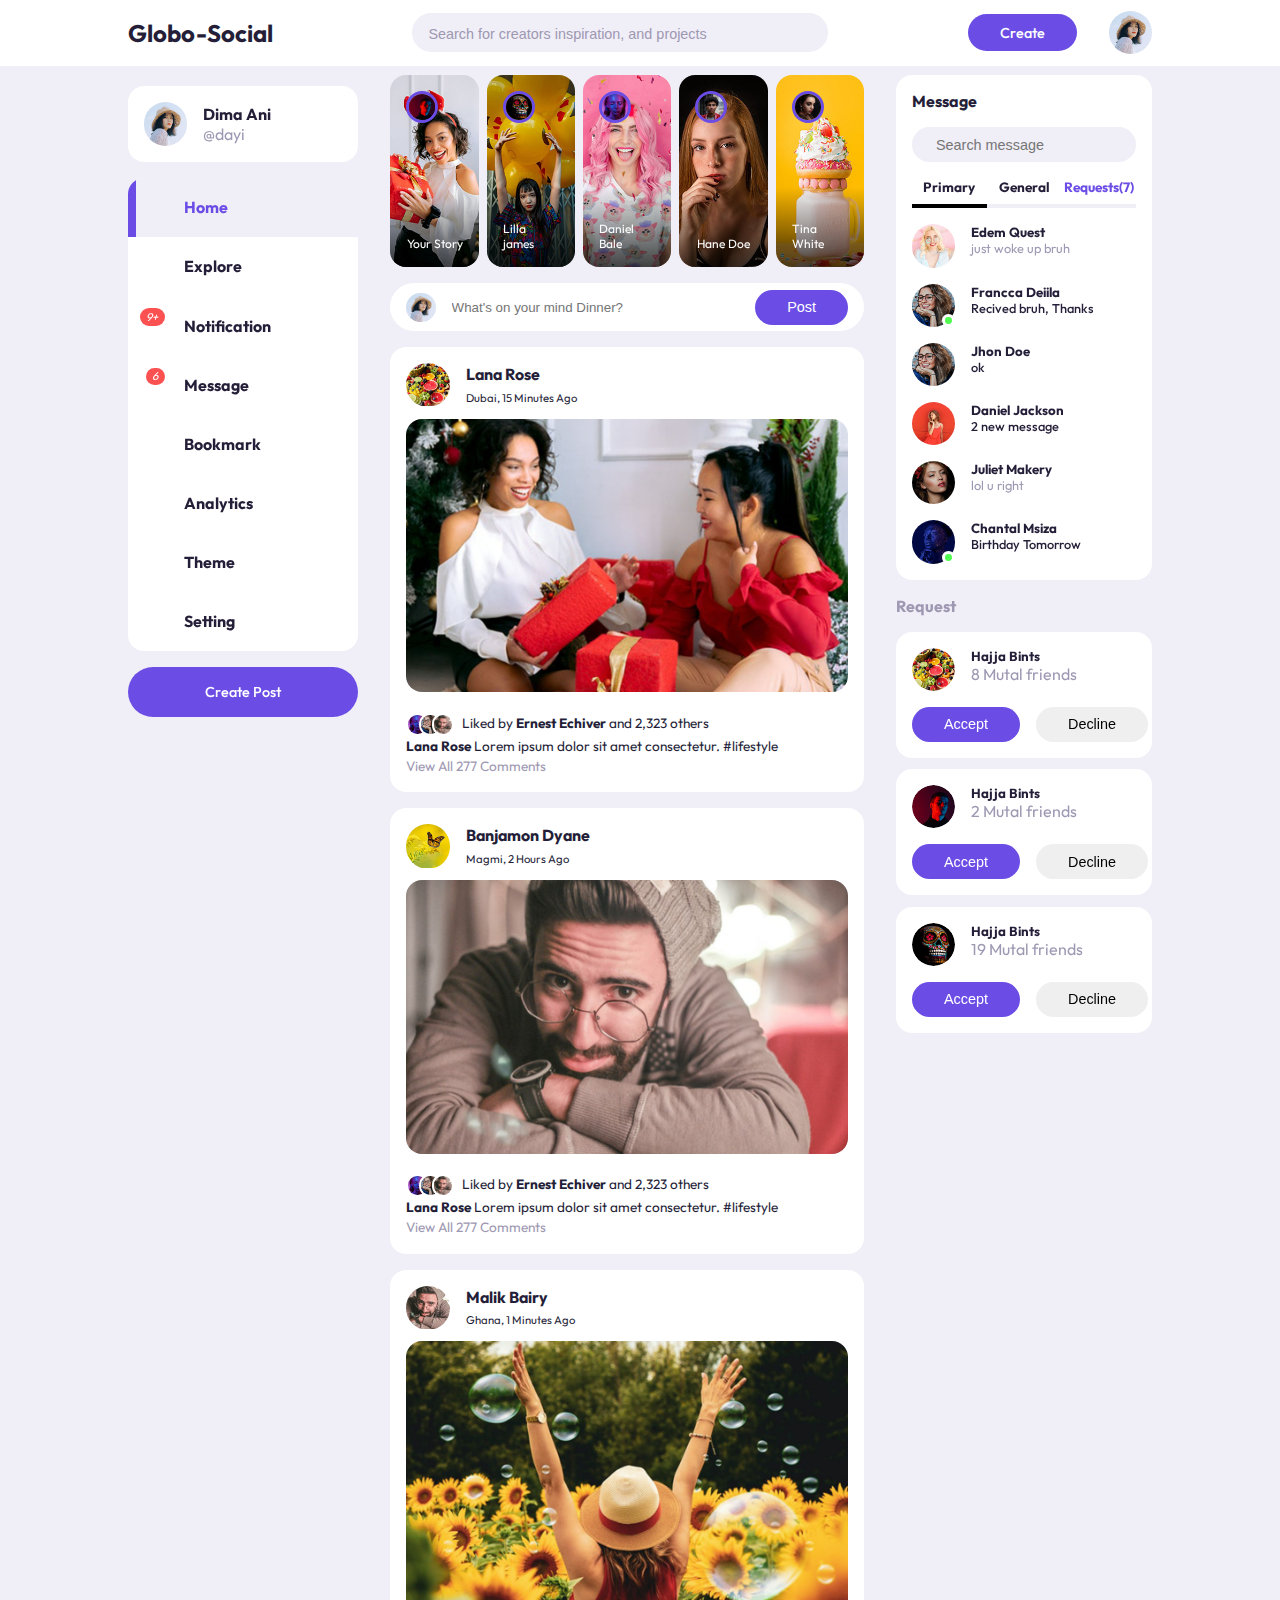
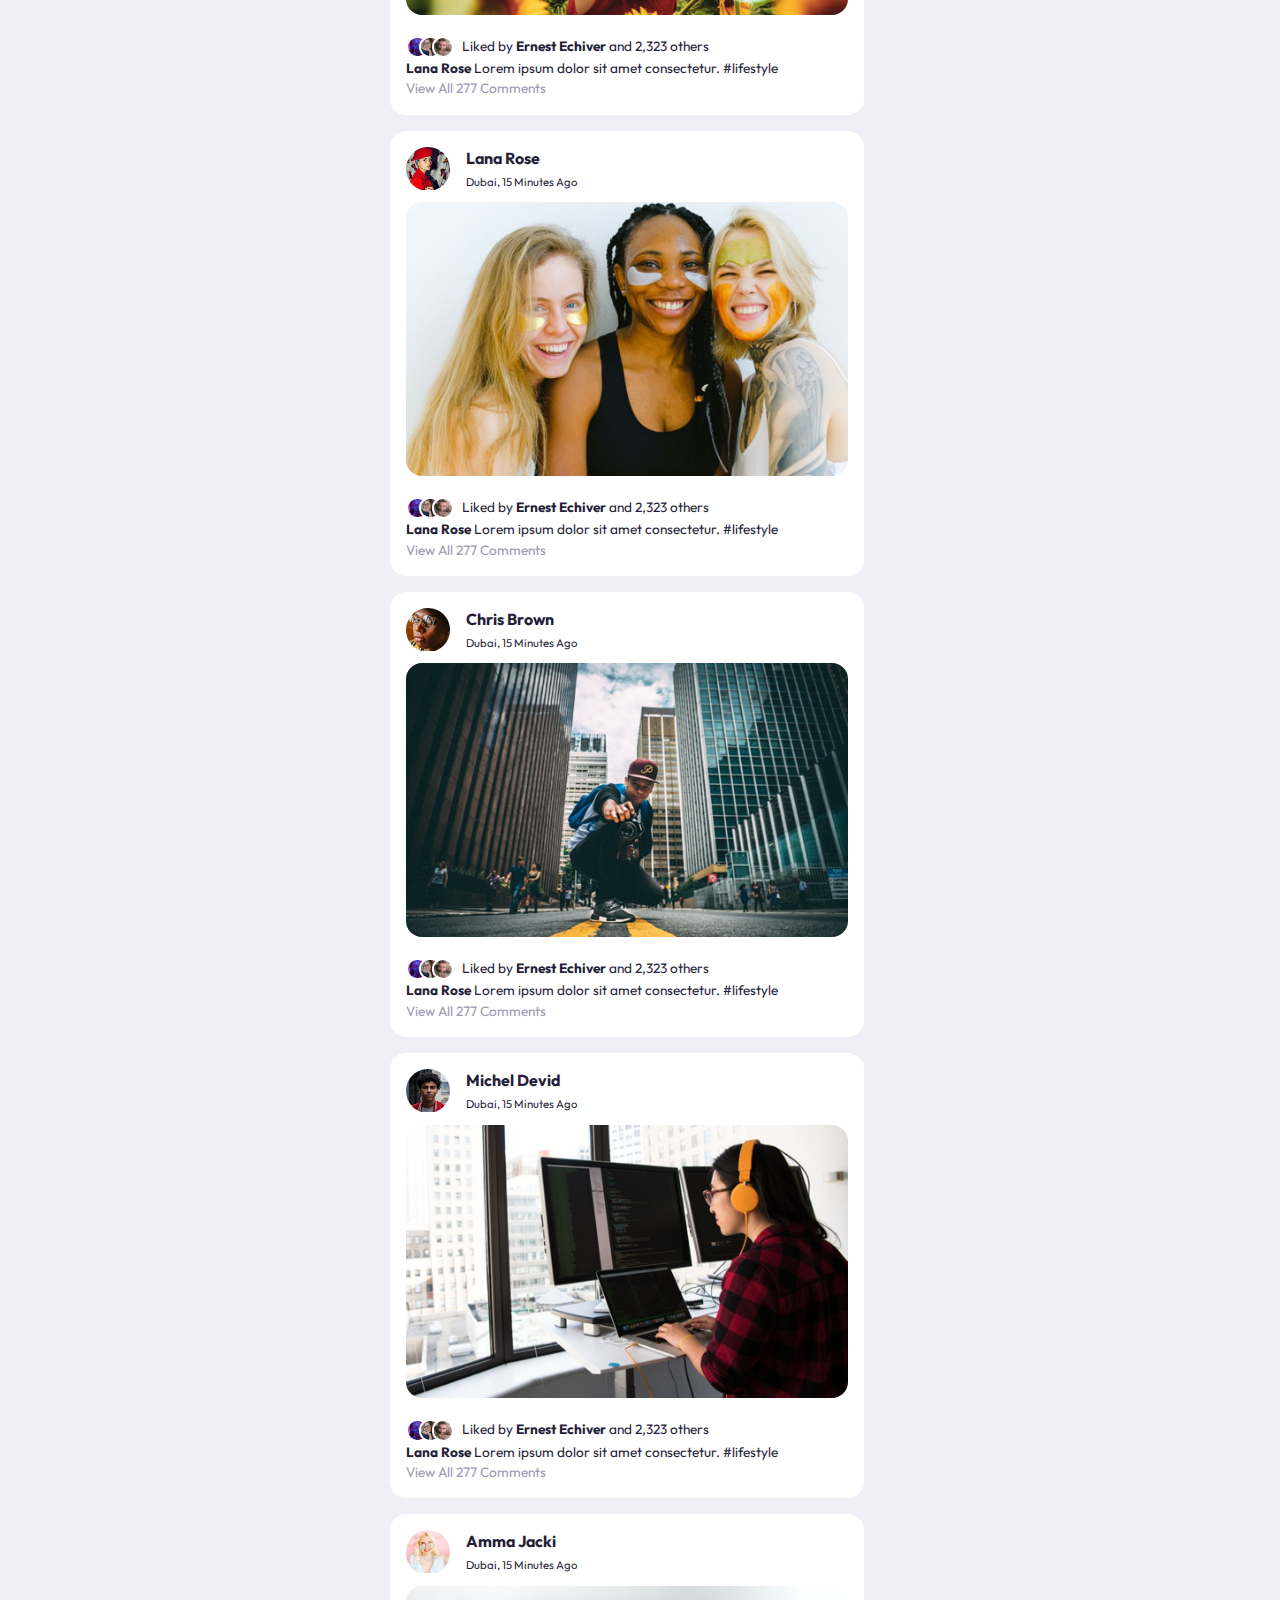
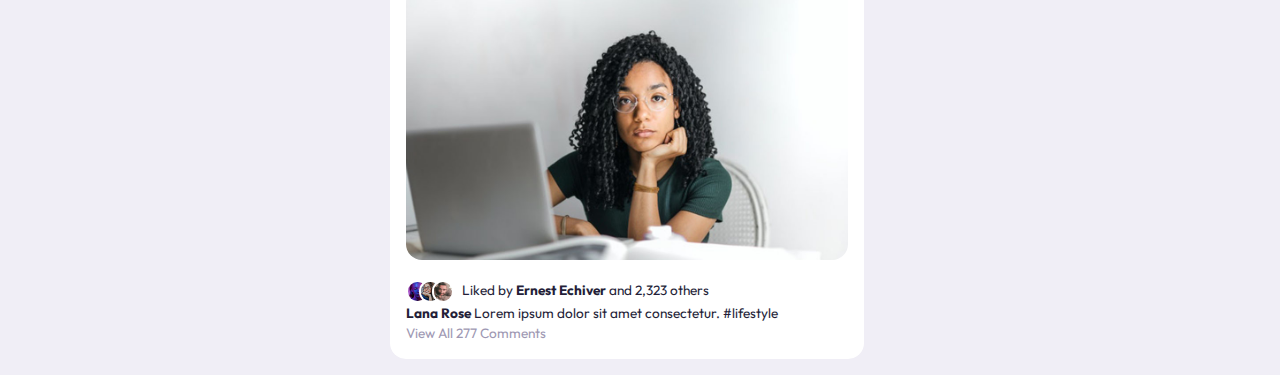
<file: index.html>
<!DOCTYPE html>
<html lang="en">

<head>
    <meta charset="UTF-8">
    <meta name="viewport" content="width=device-width, initial-scale=1.0">
    <title>Social Media Website</title>

    <!-- unicons -->
    <link rel="stylesheet" href="https://unicons.iconscout.com/release/v2.1.6/css/unicons.css">

    <!-- cdn link-->
    <link rel="stylesheet" href="https://cdnjs.cloudflare.com/ajax/libs/font-awesome/6.6.0/css/all.min.css"
        integrity="sha512-Kc323vGBEqzTmouAECnVceyQqyqdsSiqLQISBL29aUW4U/M7pSPA/gEUZQqv1cwx4OnYxTxve5UMg5GT6L4JJg=="
        crossorigin="anonymous" referrerpolicy="no-referrer" />

    <!-- stylesheet -->
    <link rel="stylesheet" href="style.css">
</head>

<body>

    <!--=============== navbar ===================-->
    <nav>
        <div class="container">
            <h2 class="logo">Globo-Social</h2>
            <div class="search-bar">
                <i class="fa-solid fa-magnifying-glass"></i>
                <input type="search" placeholder="Search for creators inspiration, and projects">
            </div>
            <div class="create">
                <label for="#" class="btn btn-primary">Create</label>
                <div class="profile-photo">
                    <img src="/images/profile-1.jpg" alt="">
                </div>
            </div>
        </div>
    </nav>

    <!-- ================== MAIN ================== -->
    <main>
        <div class="container">
            <!-- ************LEFT*************** -->
            <div class="left">
                <a class="profile">
                    <div class="profile-photo">
                        <img src="/images/profile-1.jpg" alt="">
                    </div>
                    <div class="handle">
                        <h4>Dima Ani</h4>
                        <p class="text-muted">
                            @dayi
                        </p>
                    </div>
                </a>
                <!-- ****SIDEBAR**** -->
                <div class="sidebar">
                    <a class="menu-item active">
                        <span><i class="fa-solid fa-house"></i></span>
                        <h3>Home</h3>
                    </a>
                    <a class="menu-item">
                        <span><i class="fa-solid fa-compass"></i></span>
                        <h3>Explore</h3>
                    </a>
                    <a class="menu-item" id="notifications">
                        <span><i class="fa-solid fa-bell"><small class="notification-count"> 9+ </small></i></span>
                        <h3>Notification</h3>
                        <!-- ======== NOTIFICATION POPUP Begin========= -->
                        <div class="notification-popup">
                            <div>
                                <div class="profile-photo">
                                    <img src="/images/profile-2.jpg" alt="">
                                </div>
                                <div class="notification-body">
                                    <b>Keke bajmain </b> aacepted your friend request
                                    <small class="text-muted">2 DAYS AGO</small>
                                </div>
                            </div>
                            <div>
                                <div class="profile-photo">
                                    <img src="/images/profile-3.jpg" alt="">
                                </div>
                                <div class="notification-body">
                                    <b>Jhon Doe</b> Commented your post
                                    <small class="text-muted">1 HOUR AGO</small>
                                </div>
                            </div>
                            <div>
                                <div class="profile-photo">
                                    <img src="/images/profile-4.jpg" alt="">
                                </div>
                                <div class="notification-body">
                                    <b>Marry Oppong </b> liked your post <small class="text-muted">4 MINUTS AGO</small>
                                </div>
                            </div>
                            <div>
                                <div class="profile-photo">
                                    <img src="/images/profile-5.jpg" alt="">
                                </div>
                                <div class="notification-body">
                                    <b>Dories Y. Lartey </b> commnented on a post you are tagged in
                                    <small class="text-muted">2 DAYS AGO</small>
                                </div>
                            </div>
                            <div>
                                <div class="profile-photo">
                                    <img src="/images/profile-6.jpg" alt="">
                                </div>
                                <div class="notification-body">
                                    <b>Donald Trump </b> commnented on a post you are tagged in
                                    <small class="text-muted">1 HOUR AGO</small>
                                </div>
                            </div>
                            <div>
                                <div class="profile-photo">
                                    <img src="/images/profile-7.jpg" alt="">
                                </div>
                                <div class="notification-body">
                                    <b>Jane Doe </b> commnented on a post
                                    <small class="text-muted">1 HOUR AGO</small>
                                </div>
                            </div>
                        </div>
                        <!-- ======== NOTIFICATION POPUP End========= -->
                    </a>
                    <a class="menu-item" id="messages-notification">
                        <span><i class="fa-solid fa-message"><small class="notification-count"> 6 </small></i></span>
                        <h3>Message</h3>
                    </a>
                    <a class="menu-item">
                        <span><i class="fa-solid fa-bookmark"></i></span>
                        <h3>Bookmark</h3>
                    </a>
                    <a class="menu-item">
                        <span><i class="fa-solid fa-chart-simple"></i></span>
                        <h3>Analytics</h3>
                    </a>
                    <a class="menu-item" id="theme">
                        <span><i class="fa-brands fa-patreon"></i></span>
                        <h3>Theme</h3>
                    </a>
                    <a class="menu-item">
                        <span><i class="fa-solid fa-gear"></i></span>
                        <h3>Setting</h3>
                    </a>
                </div>
                <!-- SIDEBAR END -->
                <label for="create-post" class="btn btn-primary">Create Post</label>
            </div>

            <!-- =========== MIDDLE ===============-->
            <div class="middle">
                <!-- ************ STORIES*********** -->
                <div class="stories">
                    <div class="story">
                        <div class="profile-photo">
                            <img src="/images/profile-8.jpg" alt="">
                        </div>
                        <p class="name">Your Story</p>
                    </div>
                    <div class="story">
                        <div class="profile-photo">
                            <img src="/images/profile-9.jpg" alt="">
                        </div>
                        <p class="name">Lilla james</p>
                    </div>
                    <div class="story">
                        <div class="profile-photo">
                            <img src="/images/profile-10.jpg" alt="">
                        </div>
                        <p class="name">Daniel Bale</p>
                    </div>
                    <div class="story">
                        <div class="profile-photo">
                            <img src="/images/profile-11.jpg" alt="">
                        </div>
                        <p class="name"> Hane Doe</p>
                    </div>
                    <div class="story">
                        <div class="profile-photo">
                            <img src="/images/profile-12.jpg" alt="">
                        </div>
                        <p class="name">Tina White</p>
                    </div>
                </div>
                <!-- ***** END OF STORIES ******* -->

                <form class="create-post">
                    <div class="profile-photo">
                        <img src="/images/profile-1.jpg" alt="">
                    </div>
                    <input type="text" placeholder="What's on your mind Dinner?" id="crate-post">
                    <input type="submit" value="Post" class="btn btn-primary">
                </form>

                <!-- ************* FEEDs************** -->
                <div class="feeds">

                    <!-- ************Feed-1************ -->
                    <div class="feed">
                        <div class="head">
                            <div class="user">
                                <div class="profile-photo">
                                    <img src="/images/profile-13.jpg" alt="">
                                </div>
                                <div class="ingo">
                                    <h3>Lana Rose</h3>
                                    <small>Dubai, 15 Minutes Ago</small>
                                </div>
                            </div>
                            <span class="edit"><i class="fa-solid fa-ellipsis"></i></span>
                        </div>

                        <div class="photo">
                            <img src="/images/feed-1.jpg" alt="">
                        </div>

                        <div class="action-buttons">
                            <div class="interaction-bttons">
                                <span>
                                    <i class="fa-regular fa-heart"></i>
                                </span>
                                <span>
                                    <i class="fa-regular fa-comment"></i>
                                </span>
                                <span>
                                    <i class="fa-regular fa-paper-plane"></i>
                                </span>
                            </div>
                            <div class="bookmark">
                                <span><i class="fa-regular fa-bookmark"></i></span>
                            </div>
                        </div>
                        <div class="liked-by">
                            <span>
                                <img src="/images/profile-10.jpg" alt="">
                            </span>
                            <span>
                                <img src="/images/profile-4.jpg" alt="">
                            </span>
                            <span>
                                <img src="/images/profile-15.jpg" alt="">
                            </span>
                            <p>Liked by <b>Ernest Echiver</b> and 2,323 others</p>
                        </div>
                        <div class="caption">
                            <p>
                                <b>Lana Rose </b> Lorem ipsum dolor sit amet consectetur.
                                <span class="harsh-tag">#lifestyle</span>
                            </p>
                        </div>
                        <div class="comment text-muted">
                            View All 277 Comments
                        </div>

                    </div>
                    <!-- *******End of Feed-1******* -->

                    <!-- ************Feed-2*********** -->
                    <div class="feed">
                        <div class="head">
                            <div class="user">
                                <div class="profile-photo">
                                    <img src="/images/profile-14.jpg" alt="">
                                </div>
                                <div class="ingo">
                                    <h3>Banjamon Dyane</h3>
                                    <small>Magmi, 2 Hours Ago</small>
                                </div>
                            </div>
                            <span class="edit"><i class="fa-solid fa-ellipsis"></i></span>
                        </div>

                        <div class="photo">
                            <img src="/images/feed-2.jpg" alt="">
                        </div>

                        <div class="action-buttons">
                            <div class="interaction-bttons">
                                <span>
                                    <i class="fa-regular fa-heart"></i>
                                </span>
                                <span>
                                    <i class="fa-regular fa-comment"></i>
                                </span>
                                <span>
                                    <i class="fa-regular fa-paper-plane"></i>
                                </span>
                            </div>
                            <div class="bookmark">
                                <span><i class="fa-regular fa-bookmark"></i></span>
                            </div>
                        </div>
                        <div class="liked-by">
                            <span>
                                <img src="/images/profile-10.jpg" alt="">
                            </span>
                            <span>
                                <img src="/images/profile-4.jpg" alt="">
                            </span>
                            <span>
                                <img src="/images/profile-15.jpg" alt="">
                            </span>
                            <p>Liked by <b>Ernest Echiver</b> and 2,323 others</p>
                        </div>
                        <div class="caption">
                            <p>
                                <b>Lana Rose </b> Lorem ipsum dolor sit amet consectetur.
                                <span class="harsh-tag">#lifestyle</span>
                            </p>
                        </div>
                        <div class="comment text-muted">
                            View All 277 Comments
                        </div>

                    </div>
                    <!-- ********end  of-2-->

                    <!-- *****feed-3 -->
                    <div class="feed">
                        <div class="head">
                            <div class="user">
                                <div class="profile-photo">
                                    <img src="/images/profile-15.jpg" alt="">
                                </div>
                                <div class="ingo">
                                    <h3>Malik Bairy</h3>
                                    <small>Ghana, 1 Minutes Ago</small>
                                </div>
                            </div>
                            <span class="edit"><i class="fa-solid fa-ellipsis"></i></span>
                        </div>

                        <div class="photo">
                            <img src="/images/feed-3.jpg" alt="">
                        </div>

                        <div class="action-buttons">
                            <div class="interaction-bttons">
                                <span>
                                    <i class="fa-regular fa-heart"></i>
                                </span>
                                <span>
                                    <i class="fa-regular fa-comment"></i>
                                </span>
                                <span>
                                    <i class="fa-regular fa-paper-plane"></i>
                                </span>
                            </div>
                            <div class="bookmark">
                                <span><i class="fa-regular fa-bookmark"></i></span>
                            </div>
                        </div>
                        <div class="liked-by">
                            <span>
                                <img src="/images/profile-10.jpg" alt="">
                            </span>
                            <span>
                                <img src="/images/profile-4.jpg" alt="">
                            </span>
                            <span>
                                <img src="/images/profile-15.jpg" alt="">
                            </span>
                            <p>Liked by <b>Ernest Echiver</b> and 2,323 others</p>
                        </div>
                        <div class="caption">
                            <p>
                                <b>Lana Rose </b> Lorem ipsum dolor sit amet consectetur.
                                <span class="harsh-tag">#lifestyle</span>
                            </p>
                        </div>
                        <div class="comment text-muted">
                            View All 277 Comments
                        </div>

                    </div>
                    <!-- *****end offeed-3 -->

                    <!-- ******feed-4*********-->
                    <div class="feed">
                        <div class="head">
                            <div class="user">
                                <div class="profile-photo">
                                    <img src="/images/profile-16.jpg" alt="">
                                </div>
                                <div class="ingo">
                                    <h3>Lana Rose</h3>
                                    <small>Dubai, 15 Minutes Ago</small>
                                </div>
                            </div>
                            <span class="edit"><i class="fa-solid fa-ellipsis"></i></span>
                        </div>

                        <div class="photo">
                            <img src="/images/feed-4.jpg" alt="">
                        </div>

                        <div class="action-buttons">
                            <div class="interaction-bttons">
                                <span>
                                    <i class="fa-regular fa-heart"></i>
                                </span>
                                <span>
                                    <i class="fa-regular fa-comment"></i>
                                </span>
                                <span>
                                    <i class="fa-regular fa-paper-plane"></i>
                                </span>
                            </div>
                            <div class="bookmark">
                                <span><i class="fa-regular fa-bookmark"></i></span>
                            </div>
                        </div>
                        <div class="liked-by">
                            <span>
                                <img src="/images/profile-10.jpg" alt="">
                            </span>
                            <span>
                                <img src="/images/profile-4.jpg" alt="">
                            </span>
                            <span>
                                <img src="/images/profile-15.jpg" alt="">
                            </span>
                            <p>Liked by <b>Ernest Echiver</b> and 2,323 others</p>
                        </div>
                        <div class="caption">
                            <p>
                                <b>Lana Rose </b> Lorem ipsum dolor sit amet consectetur.
                                <span class="harsh-tag">#lifestyle</span>
                            </p>
                        </div>
                        <div class="comment text-muted">
                            View All 277 Comments
                        </div>

                    </div>
                    <!-- **********End of feed-4******** -->

                    <!-- ******feed-5************ -->
                    <div class="feed">
                        <div class="head">
                            <div class="user">
                                <div class="profile-photo">
                                    <img src="/images/profile-18.jpg" alt="">
                                </div>
                                <div class="ingo">
                                    <h3>Chris Brown</h3>
                                    <small>Dubai, 15 Minutes Ago</small>
                                </div>
                            </div>
                            <span class="edit"><i class="fa-solid fa-ellipsis"></i></span>
                        </div>

                        <div class="photo">
                            <img src="/images/feed-5.jpg" alt="">
                        </div>

                        <div class="action-buttons">
                            <div class="interaction-bttons">
                                <span>
                                    <i class="fa-regular fa-heart"></i>
                                </span>
                                <span>
                                    <i class="fa-regular fa-comment"></i>
                                </span>
                                <span>
                                    <i class="fa-regular fa-paper-plane"></i>
                                </span>
                            </div>
                            <div class="bookmark">
                                <span><i class="fa-regular fa-bookmark"></i></span>
                            </div>
                        </div>
                        <div class="liked-by">
                            <span>
                                <img src="/images/profile-10.jpg" alt="">
                            </span>
                            <span>
                                <img src="/images/profile-4.jpg" alt="">
                            </span>
                            <span>
                                <img src="/images/profile-15.jpg" alt="">
                            </span>
                            <p>Liked by <b>Ernest Echiver</b> and 2,323 others</p>
                        </div>
                        <div class="caption">
                            <p>
                                <b>Lana Rose </b> Lorem ipsum dolor sit amet consectetur.
                                <span class="harsh-tag">#lifestyle</span>
                            </p>
                        </div>
                        <div class="comment text-muted">
                            View All 277 Comments
                        </div>

                    </div>
                    <!-- ********End of feed-5***** -->

                    <!-- ********feed-6 -->
                    <div class="feed">
                        <div class="head">
                            <div class="user">
                                <div class="profile-photo">
                                    <img src="/images/profile-11.jpg" alt="">
                                </div>
                                <div class="ingo">
                                    <h3>Michel Devid</h3>
                                    <small>Dubai, 15 Minutes Ago</small>
                                </div>
                            </div>
                            <span class="edit"><i class="fa-solid fa-ellipsis"></i></span>
                        </div>

                        <div class="photo">
                            <img src="/images/feed-6.jpg" alt="">
                        </div>

                        <div class="action-buttons">
                            <div class="interaction-bttons">
                                <span>
                                    <i class="fa-regular fa-heart"></i>
                                </span>
                                <span>
                                    <i class="fa-regular fa-comment"></i>
                                </span>
                                <span>
                                    <i class="fa-regular fa-paper-plane"></i>
                                </span>
                            </div>
                            <div class="bookmark">
                                <span><i class="fa-regular fa-bookmark"></i></span>
                            </div>
                        </div>
                        <div class="liked-by">
                            <span>
                                <img src="/images/profile-10.jpg" alt="">
                            </span>
                            <span>
                                <img src="/images/profile-4.jpg" alt="">
                            </span>
                            <span>
                                <img src="/images/profile-15.jpg" alt="">
                            </span>
                            <p>Liked by <b>Ernest Echiver</b> and 2,323 others</p>
                        </div>
                        <div class="caption">
                            <p>
                                <b>Lana Rose </b> Lorem ipsum dolor sit amet consectetur.
                                <span class="harsh-tag">#lifestyle</span>
                            </p>
                        </div>
                        <div class="comment text-muted">
                            View All 277 Comments
                        </div>

                    </div>
                    <!-- *********end of feed-6 -->
                    <!-- *******feed-7 -->
                    <div class="feed">
                        <div class="head">
                            <div class="user">
                                <div class="profile-photo">
                                    <img src="/images/profile-17.jpg" alt="">
                                </div>
                                <div class="ingo">
                                    <h3>Amma Jacki</h3>
                                    <small>Dubai, 15 Minutes Ago</small>
                                </div>
                            </div>
                            <span class="edit"><i class="fa-solid fa-ellipsis"></i></span>
                        </div>

                        <div class="photo">
                            <img src="/images/feed-7.jpg" alt="">
                        </div>

                        <div class="action-buttons">
                            <div class="interaction-bttons">
                                <span>
                                    <i class="fa-regular fa-heart"></i>
                                </span>
                                <span>
                                    <i class="fa-regular fa-comment"></i>
                                </span>
                                <span>
                                    <i class="fa-regular fa-paper-plane"></i>
                                </span>
                            </div>
                            <div class="bookmark">
                                <span><i class="fa-regular fa-bookmark"></i></span>
                            </div>
                        </div>
                        <div class="liked-by">
                            <span>
                                <img src="/images/profile-10.jpg" alt="">
                            </span>
                            <span>
                                <img src="/images/profile-4.jpg" alt="">
                            </span>
                            <span>
                                <img src="/images/profile-15.jpg" alt="">
                            </span>
                            <p>Liked by <b>Ernest Echiver</b> and 2,323 others</p>
                        </div>
                        <div class="caption">
                            <p>
                                <b>Lana Rose </b> Lorem ipsum dolor sit amet consectetur.
                                <span class="harsh-tag">#lifestyle</span>
                            </p>
                        </div>
                        <div class="comment text-muted">
                            View All 277 Comments
                        </div>

                    </div>
                    <!-- *********end of feed-7*********** -->
                </div>
                <!-- **************End of Feeds******** -->
            </div>
            <!-- ====================End of Middle================-->

            <!-- ============= RIGHT =============== -->
            <div class="right">
                <div class="messages">
                    <div class="heading">
                        <h4>Message</h4>
                        <i class="fa-solid fa-pen-to-square"></i>
                    </div>
                    <!-- ********Search bar***********-->
                    <div class="search-bar">
                        <i class="fa-solid fa-magnifying-glass"></i>
                        <input type="search" placeholder="Search message" id="message-serch">
                    </div>

                    <!-- **********Message Categorey*********-->
                    <div class="category">
                        <h6 class="active">Primary </h6>
                        <h6>General</h6>
                        <h6 class="message-requests">Requests(7) </h6>
                    </div>

                    <!-- **********Message*********-->
                    <div class="message">
                        <div class="profile-photo">
                            <img src="./images/profile-17.jpg" alt="">
                        </div>
                        <div class="message-body">
                            <h5>Edem Quest</h5>
                            <p class="text-muted">just woke up bruh</p>
                        </div>
                    </div>
                    <div class="message">
                        <div class="profile-photo">
                            <img src="./images/profile-4.jpg" alt="">
                            <div class="active"></div>
                        </div>
                        <div class="message-body">
                            <h5>Francca Deiila</h5>
                            <p class="text-bold">Recived bruh, Thanks</p>
                        </div>
                    </div>
                    <div class="message">
                        <div class="profile-photo">
                            <img src="./images/profile-4.jpg" alt="">
                        </div>
                        <div class="message-body">
                            <h5>Jhon Doe</h5>
                            <p class="text-bold">ok</p>
                        </div>
                    </div>
                    <div class="message">
                        <div class="profile-photo">
                            <img src="./images/profile-5.jpg" alt="">
                        </div>
                        <div class="message-body">
                            <h5>Daniel Jackson</h5>
                            <p class="text-bold">2 new message</p>
                        </div>
                    </div>
                    <div class="message">
                        <div class="profile-photo">
                            <img src="./images/profile-6.jpg" alt="">
                        </div>
                        <div class="message-body">
                            <h5>Juliet Makery</h5>
                            <p class="text-muted">lol u right</p>
                        </div>
                    </div>
                    <div class="message">
                        <div class="profile-photo">
                            <img src="./images/profile-7.jpg" alt="">
                            <div class="active"></div>
                        </div>
                        <div class="message-body">
                            <h5>Chantal Msiza</h5>
                            <p class="text-bold">Birthday Tomorrow</p>
                        </div>
                    </div>
                </div>
                <!-- *****end of message**** -->
                <!-- ****friend Request -->
                <div class="friend-requests">
                    <h4>Request</h4>
                    <div class="request">
                        <div class="info">
                            <div class="profile-photo">
                                <img src="./images/profile-13.jpg" alt="">
                            </div>
                            <div>
                                <h5>Hajja Bints</h5>
                                <p class="text-muted">
                                    8 Mutal friends
                                </p>
                            </div>
                        </div>
                        <div class="action">
                            <button class="btn btn-primary">
                                Accept
                            </button>
                            <button class="btn">
                                Decline
                            </button>
                        </div>
                    </div>
                    <div class="request">
                        <div class="info">
                            <div class="profile-photo">
                                <img src="./images/profile-8.jpg" alt="">
                            </div>
                            <div>
                                <h5>Hajja Bints</h5>
                                <p class="text-muted">
                                    2 Mutal friends
                                </p>
                            </div>
                        </div>
                        <div class="action">
                            <button class="btn btn-primary">
                                Accept
                            </button>
                            <button class="btn">
                                Decline
                            </button>
                        </div>
                    </div>
                    <div class="request">
                        <div class="info">
                            <div class="profile-photo">
                                <img src="./images/profile-9.jpg" alt="">
                            </div>
                            <div>
                                <h5>Hajja Bints</h5>
                                <p class="text-muted">
                                    19 Mutal friends
                                </p>
                            </div>
                        </div>
                        <div class="action">
                            <button class="btn btn-primary">
                                Accept
                            </button>
                            <button class="btn">
                                Decline
                            </button>
                        </div>
                    </div>
                </div>
            </div>
            <!-- =================END OF RIGHT=============== -->
        </div>
    </main>
    <!-- ==============CUSTOMIZATION THEME-============== -->
    <div class="customize-theme">
        <div class="card">
            <h2>Customize you view</h2>
            <p class="text-muted">Manage your font size,color and background</p>
            <!-- ===============FONT SIZE=========== -->
            <div class="font-size">
                <h4>Font Size </h4>
                <div>
                    <h6>Aa</h6>
                    <div class="choose-size">
                        <span class="font-size-1"></span>
                        <span class="font-size-2 "></span>
                        <span class="font-size-3 active"></span>
                        <span class="font-size-4"></span>
                        <span class="font-size-5"></span>
                    </div>
                    <h3>Aa</h3>
                </div>
            </div>

            <!-- **********PRIMARY COLOR*************** -->
            <div class="color">
                <h4>Color</h4>
                <div class="choose-color">
                    <span class="color-1 active"></span>
                    <span class="color-2 "></span>
                    <span class="color-3"></span>
                    <span class="color-4 "></span>
                    <span class="color-5 "></span>
                </div>
            </div>

            <!-- ****BACKGROUND COLOR****** -->
            <div class="background">
                <h4>Background</h4>
                <div class="choose-bg">
                    <div class="bg-1 active">
                        <span></span>
                        <h5 for="bg-1">Light</h5>
                    </div>
                    <div class="bg-2">
                        <span></span>
                        <h5 for="bg-2">Dim</h5>
                    </div>
                    <div class="bg-3">
                        <span></span>
                        <h5 for="bg-3">Lights Out</h5>
                    </div>
                </div>
            </div>

        </div>
    </div>
    <!-- ===========END OF CUSTOMIZATION THEME -->

    <script src="index.js"></script>
</body>

</html>
</file>
<file: style.css>
@import url('https://fonts.googleapis.com/css2?family=Outfit:wght@100..900&display=swap');
:root{
    --primary-color-hue:252;
    --dark--color-lightness:17%;
    --light--color-lightness:95%;
    --white-color-lightness:100%;


    --color-white:hsl(252, 30%, var(--white-color-lightness));
    --color-light:hsl(252, 30%, var(--light--color-lightness));
    --color-gray:hsl(252, 15%, 65%);
    /* --color-gray:hsl(var(--primary-color-hue),15%,65%) */
    /* --color-primary:hsl(var(--primary-color-hue), 75%, 60%); */
    --color-primary:hsl(252,75%,60%);
    --color-secondary:hsl(252, 100%, 90%);
    --color-success:hsl(120, 95%, 65%);
    --color-danger:hsl(0, 95%, 65%);
    --color-dark:hsl(252, 30%, var(--dark--color-lightness));
    --color-black:hsl(252, 30%, 10%);

    --border-radius:2rem;
    --card-border-radius:1rem;
    --btn-padding:0.6rem 2rem;
    --search-padding:0.6rem 1rem;
    --card-padding: 1rem;

    --sticky-top-left:5.4rem;
    --sticky-top-right:-18rem;
}
*,*::before,*::after{
    margin: 0;
    padding: 0;
    box-sizing: border-box;
    text-decoration: none;
    outline: 0;
    list-style: none;
    border: none;
}
body{
    font-family: "Outfit", sans-serif;
    color: var(--color-dark);
    background: var(--color-light);
    overflow-x: hidden;
    scroll-behavior: smooth;
}

/* general styles */
.container{
    width: 80%;
    margin: 0 auto;
}
.profile-photo{
    width: 2.7rem;
    aspect-ratio: 1/1;  /* height and widht will be same means height also 2.7rem X 16px = 40px*/
    border-radius: 50%;
    overflow: hidden;
}
img{   /* for all image*/
 display: block;
 width: 100%;
}

.btn{
display: inline-block;
padding: var(--btn-padding);
font-weight: 500;
border-radius: var(--border-radius);
cursor: pointer;
transition: all 300ms ease;
font-size: 0.9rem;
}

.btn:hover{
    opacity: 0.8;
}

.btn-primary{
    background: var(--color-primary);
    color: #fff;
}

.text-bold{
    font-weight: 500;
}
.text-muted{
    color: var(--color-gray);
}


/* ================== NAVBAR ====================== */
nav{
    width: 100%;
    background: var(--color-white);
    padding: 0.7rem 0;
    position: fixed;
    top: 0;
    z-index: 10;
}

nav .container{
    display: flex;
    align-items: center;
    justify-content:  space-between;
}
.search-bar{
   background: var(--color-light);
   border-radius: var(--border-radius);
   padding: var(--search-padding);
}
.search-bar input[type="search"]{
    background: transparent;
    width: 30vw;
    font-size: 0.9rem;
    color: var(--color-dark);
}

nav .search-bar input[type='search']::placeholder{
  color: var(--color-gray);
}

nav .create{
    display: flex;
    align-items: center;
    gap: 2rem;
}



/* ================ MAIN ============== */
main{
    position: relative;
    top: 4.7rem;
}
main .container{
    display: grid;
    grid-template-columns: 18vw auto 20vw;
    column-gap: 2rem;
    position: relative;
}
main .container .left{
    height: max-content;
    position: sticky;
    top: var(--sticky-top-left);
}

main .container .left .profile{
    padding: var(--card-padding);
    background: var(--color-white);
    border-radius: var(--card-border-radius);
    display: flex;
    align-items: center;
    column-gap: 1rem;
    width: 100%;
}
/* ========== SIDEBAR============ */
.left .sidebar{
    margin-top: 1rem;
    background: var(--color-white);
    border-radius: var(--card-border-radius);
}
.left .sidebar .menu-item{
    display: flex;
    align-items: center;
    height: 3.7rem;
    cursor: pointer;
    transition: all 300ms ease;
    position: relative;
}
.left .sidebar .menu-item:hover{
    background: var(--color-light);
}
.left  .sidebar i{
    font-size: 1.4rem;
    color: var(--color-gray);
    margin-left: 2rem;
    position: relative;
}
.left .sidebar i .notification-count{
    background: var(--color-danger);
    color: white;
    font-size: 0.7rem;
    width: fit-content;
    border-radius: 0.8rem;
    padding: 0.1rem 0.4rem;
    position: absolute;
    top: -0.2rem;
    right: -0.3rem;
}
.left .sidebar h3{
    margin-left: 1.5rem;
    font-size: 1rem;
}
.left .sidebar .active{
    background: var(--color-light);
}
.left .sidebar .active i, .left .sidebar .active h3 {
color: var(--color-primary);
}
.left .sidebar .active::before{
    content: "";
    display: block;
    width: 0.5rem;
    height: 100%;
    position: absolute;
    background: var(--color-primary);
}
.left .sidebar .menu-item:first-child.active{
    border-top-left-radius: var(--card-border-radius);
    overflow: hidden;
}
.left .sidebar .menu-item:last-child.active{
    border-bottom-left-radius: var(--card-border-radius);
    overflow: hidden;
}
.left .btn{
    margin-top: 1rem;
    width: 100%;
    text-align: center;
    padding: 1rem 0;
}


/* ----------------NOTIFICATION POPUP--------------- */
.left .notification-popup{
    position: absolute;
    top: 0;
    left: 110%;
    width: 30rem;
    background: var(--color-white);
    border-radius: var(--card-border-radius);
    padding: var(--card-padding);
    box-shadow: 0 0 2rem hsl(var(--color-primary), 75%, 60%, 20%);
    z-index: 8;
    display: none;
}
.left .notifications-popup::before{
    content: "";
    width: 1.2rem;
    height: 1.2rem;
    display: block;
    background: var(--color-white);
    position: absolute;
    left: -0.6rem;
    transform: rotate(45deg);
}
.left .notification-popup > div{
   display: flex;
   align-items: start;
   gap: 1rem;
   margin-bottom: 1rem;
}
.left .notification-popup small{
    display: block;
}


/*  ==============================MIDDLE==================*/
.middle .stories{

    display: flex;
    justify-content: space-between;
    height: 12rem;
    gap: 0.5rem;
    /* background: red; */
}
.middle .stories .story{
    padding: var(--card-padding);
    border-radius: var(--card-border-radius);
    display: flex;
    flex-direction: column;
    justify-content: space-between;
    align-items: center;
    color: #fff;
    font-size: 0.75rem;
    width: 100%;
    /* background: red; */
    position: relative;
    overflow: hidden;
}
.middle .stories .story::before{
    content: "";
    display: block;
    width: 100%;
    height: 5rem;
    background: linear-gradient(transparent,rgba(0, 0, 0, 0.7));
    position: absolute;
    bottom: 0;
}
.middle .stories .story .name{
    z-index: 2;
}
.middle .stories .story:nth-child(1){
    background: url('./images/story-1.jpg') no-repeat center center/cover;
}
.middle .stories .story:nth-child(2){
    background: url('./images/story-2.jpg') no-repeat center center/cover;
}
.middle .stories .story:nth-child(3){
    background: url('./images/story-3.jpg') no-repeat center center/cover;
}
.middle .stories .story:nth-child(4){
    background: url('./images/story-4.jpg') no-repeat center center/cover;
}
.middle .stories .story:nth-child(5){
    background: url('./images/story-5.jpg') no-repeat center center/cover;
}
.stories .story .profile-photo{
    width: 2rem;
    height: 2rem;
    align-self: start;
    border: 3px solid var(--color-primary);
}

/* ================create-post================== */
.middle .create-post{
    width: 100%;
    display: flex;
    align-items: center;
    justify-content: space-between;
    margin-top: 1rem;
    background: var(--color-white);
    padding: 0.4rem var(--card-padding);
    border-radius: var(--border-radius);
}
.middle .create-post input[type="text"]{
    justify-self: start;
    width: 100%;
    padding-left: 1rem;
    background: transparent;
    color: var(--color-dark);
    margin-right: 1rem;
}


/* =============Feeds======================= */
.middle .feeds .feed{
    background: var(--color-white);
    border-radius: var(--card-border-radius);
    padding: var(--card-padding);
    margin: 1rem 0;
    font-size: 0.85rem;
    line-height: 1.5;
}
.middle .feed .head{
    display: flex;
    justify-content: space-between;
}
.middle .feed .user{
    display: flex;
    gap: 1rem;
}
.middle .feed .photo{
    border-radius: var(--card-border-radius);
    overflow: hidden;
    margin: 0.7rem 0;
}
.middle .feed .action-buttons{
    display: flex;
    justify-content: space-between;
    align-items: center;
    font-size: 1.4rem;
    margin: 0.6rem;
}
.middle .liked-by{
 display: flex;

}
.middle .liked-by span {
width: 1.4rem;
height: 1.4rem;
display: block;
border-radius: 50%;
overflow: hidden;
border: 2px solid var(--color-white);
margin-left: -0.6rem;
}
.middle .liked-by span:first-child{
    margin: 0;
}
.middle .liked-by p{
    margin-left: 0.5rem;
}

/* =================RIGHT============= */
main .container  .right{
    height: max-content;
    position: sticky;
    top: var(--sticky-top-right);
    bottom: 0;
}
.right .messages{
    background: var(--color-white);
    border-radius: var(--card-border-radius);
    padding: var(--card-padding);
}
.right .messages .heading{
display: flex;
justify-content: space-between;
align-items: center;
margin-bottom: 1rem;
}
.right .messages i{
    font-size: 1.4rem;
    margin-right: 0.5rem;
}

.right .messages .search-bar{
    display: flex;
    margin-bottom: 1rem;
}
.right .messages .category{
    display: flex;
    justify-content: space-between;
    margin-bottom: 1rem;
}
.right .messages .category h6{
    width: 100%;
    border-bottom: 4px solid var(--color-light);
    text-align: center;
    padding-bottom: 0.5rem;
    font-size: 0.85rem;
    cursor: pointer;
}
.right .messages .category .active{
    border-color: black;
}
.right .messages .message-requests{
    color: var(--color-primary);
}
.right .messages .message{
    display: flex;
    gap: 1rem;
    margin-bottom: 1rem;
    align-items: start;
}
.right .messages .profile-photo{
    position: relative;
    overflow: visible;
}
.right .profile-photo img{
    border-radius: 50%;
}
.right .messages .message:last-child{
    margin-bottom: 0;
}
.right .messages .message p{
    font-size: 0.8rem;
}
.right .messages .message .profile-photo .active{
    width: 0.8rem;
    height: 0.8rem;
    border-radius: 50%;
    border: 3px solid var(--color-white);
    background: var(--color-success);
    position: absolute;
    bottom: 0;
    right: 0;
}

/* ============FRIND REQUEST============= */
.right .friend-requests{
    margin-top: 1rem;
}
.right .friend-requests h4{
    color: var(--color-gray);
    margin: 1rem 0;
}
.right .request{
    background: var(--color-white);
    padding: var(--card-padding);
    border-radius: var(--card-border-radius);
    margin-bottom: 0.7rem;
}
.right .request .info{
    display: flex;
    gap: 1rem;
    margin-bottom: 1rem;
}
.right .request .action{
    display: flex;
    gap: 1rem;
}

/* ==============CUSTOMIZATION THEME */
.customize-theme{
    background: rgba(255,255,255,0.5);
    width: 100vw;
    height: 100vh;
    position: fixed;
    top: 0;
    left: 0;
    z-index: 100;
    text-align: center;
    /* display: grid; */
    place-items: center;
    font-size: 0.9rem;
    display: none;
}
.customize-theme .card{
    background: var(--color-white);
    padding: 3rem;
    border-radius: var(--card-border-radius);
    width: 50%;
    box-shadow: 0 0 1rem var(--color-primary);
}

/* -----------------font-size------------------- */
.customize-theme .font-size{
    margin-top: 5rem;
}
.customize-theme .font-size > div{
display: flex;
justify-content: space-between;
align-items: center;
background: var(--color-light);
padding: var(--search-padding);
border-radius: var(--card-border-radius);
}
.customize-theme .choose-size{
    background: var(--color-secondary);
    width: 100%;
    height: 0.3rem;
    margin: 0 1rem;
    display: flex;
    align-items: center;
    justify-content: space-between;
}
.customize-theme .choose-size span{
    width: 1rem;
    height: 1rem;
    background: var(--color-secondary);
    border-radius: 50%;
    cursor: pointer;
}
.customize-theme .choose-size span.active{
    /* background: var(--color-primary); */
    background: var(--color-primary);
}

/* -----------------color----------- */
.customize-theme .color{
    margin-top: 2rem;
}
.customize-theme .choose-color{
    background: var(--color-light);
padding: var(--search-padding);
border-radius: var(--card-border-radius);
display: flex;
align-items: center;
justify-content: space-between;
}

.customize-theme .choose-color span{
  width: 2.2rem;
  height: 2.2rem;
  border-radius: 50%;
}
.customize-theme .choose-color span:nth-child(1){
    background: hsl(252, 75%, 60%);
}
.customize-theme .choose-color span:nth-child(2){
    background: hsl(25, 75%, 60%);
}
.customize-theme .choose-color span:nth-child(3){
    background: hsl(352, 75%, 60%);
}
.customize-theme .choose-color span:nth-child(4){
    background: hsl(152, 75%, 60%);
}
.customize-theme .choose-color span:nth-child(5){
    background: hsl(202, 75%, 60%);
}

.customize-theme .choose-color span.active{
    border: 5px solid white;
}
/* ================background========== */
.customize-theme .background{
    margin-top: 2rem;
}
.customize-theme .choose-bg{
    display: flex;
    align-items: center;
    justify-content: space-between;
    gap: 1.5rem;
}
.customize-theme .choose-bg > div{
    padding: var(--card-padding);
    width: 100%;
    display: flex;
    align-items: center;
    font-size: 1rem;
    font-weight: bold;
    border-radius: 0.4rem;
    cursor: pointer;
}
.customize-theme .choose-bg >div.active{
    border: 2px solid var(--color-primary);
}
.customize-theme .choose-bg .bg-1{
    background: white;
    color: black;
}
.customize-theme .choose-bg .bg-2{
    background: hsl(252, 30%, 17%);
    color: white;
}
.customize-theme .choose-bg .bg-3{
    background: hsl(252, 30%, 10%);
    color: #fff;
}
.customize-theme .choose-bg div > span{
    width: 2rem;
    height: 2rem;
    border: 2px solid var(--color-gray);
    border-radius: 50%;
    margin-right: 1rem;
}

/* ======================= MEDIA QURIES FOR ALL SMALL LAPTOPS AND BIG LAPTOPS
 */
 @media screen and (max-width:1200px) {
    .container{
        width: 96%;
    }
    main .container{
        grid-template-columns: 5rem auto 30vw;
        gap: 1rem;
    }
    .left{
        width: 5rem;
        z-index: 5;
    }
    main .container .left .profile{
        display: none;
    }
     .sidebar h3{
        display: none;
     }
     .left .btn{
        display: none;
     }
 }
/* ========= MEDIA QURIES FOR SMALL TABLETS AND MOBILE PHONES */
@media screen and (max-width:992px){
    nav .search-bar{
        display: none;
    }
    main .container{
        grid-template-columns:0 auto 5rem;
        gap: 0;
    }
    main .container .left{
        grid-column: 3/4;
        position: fixed;
        bottom: 0;
        right: 0;
    }
    /* -----------notification popup----------- */
    .left .notification-popup{
        position: absolute ;
        top: 1.3rem;
        left: calc(20rem - 0.6rem);
        display: block;
    }
    /* main .container .left .sidebar > div h3{
        display: none;
    } */
    main .container .middle{
        grid-column: 1/3;
    }
    main .container .right{
        display: none;
    }
    .customize-theme .card{
      width: 90vw;
    }
}
</file>
